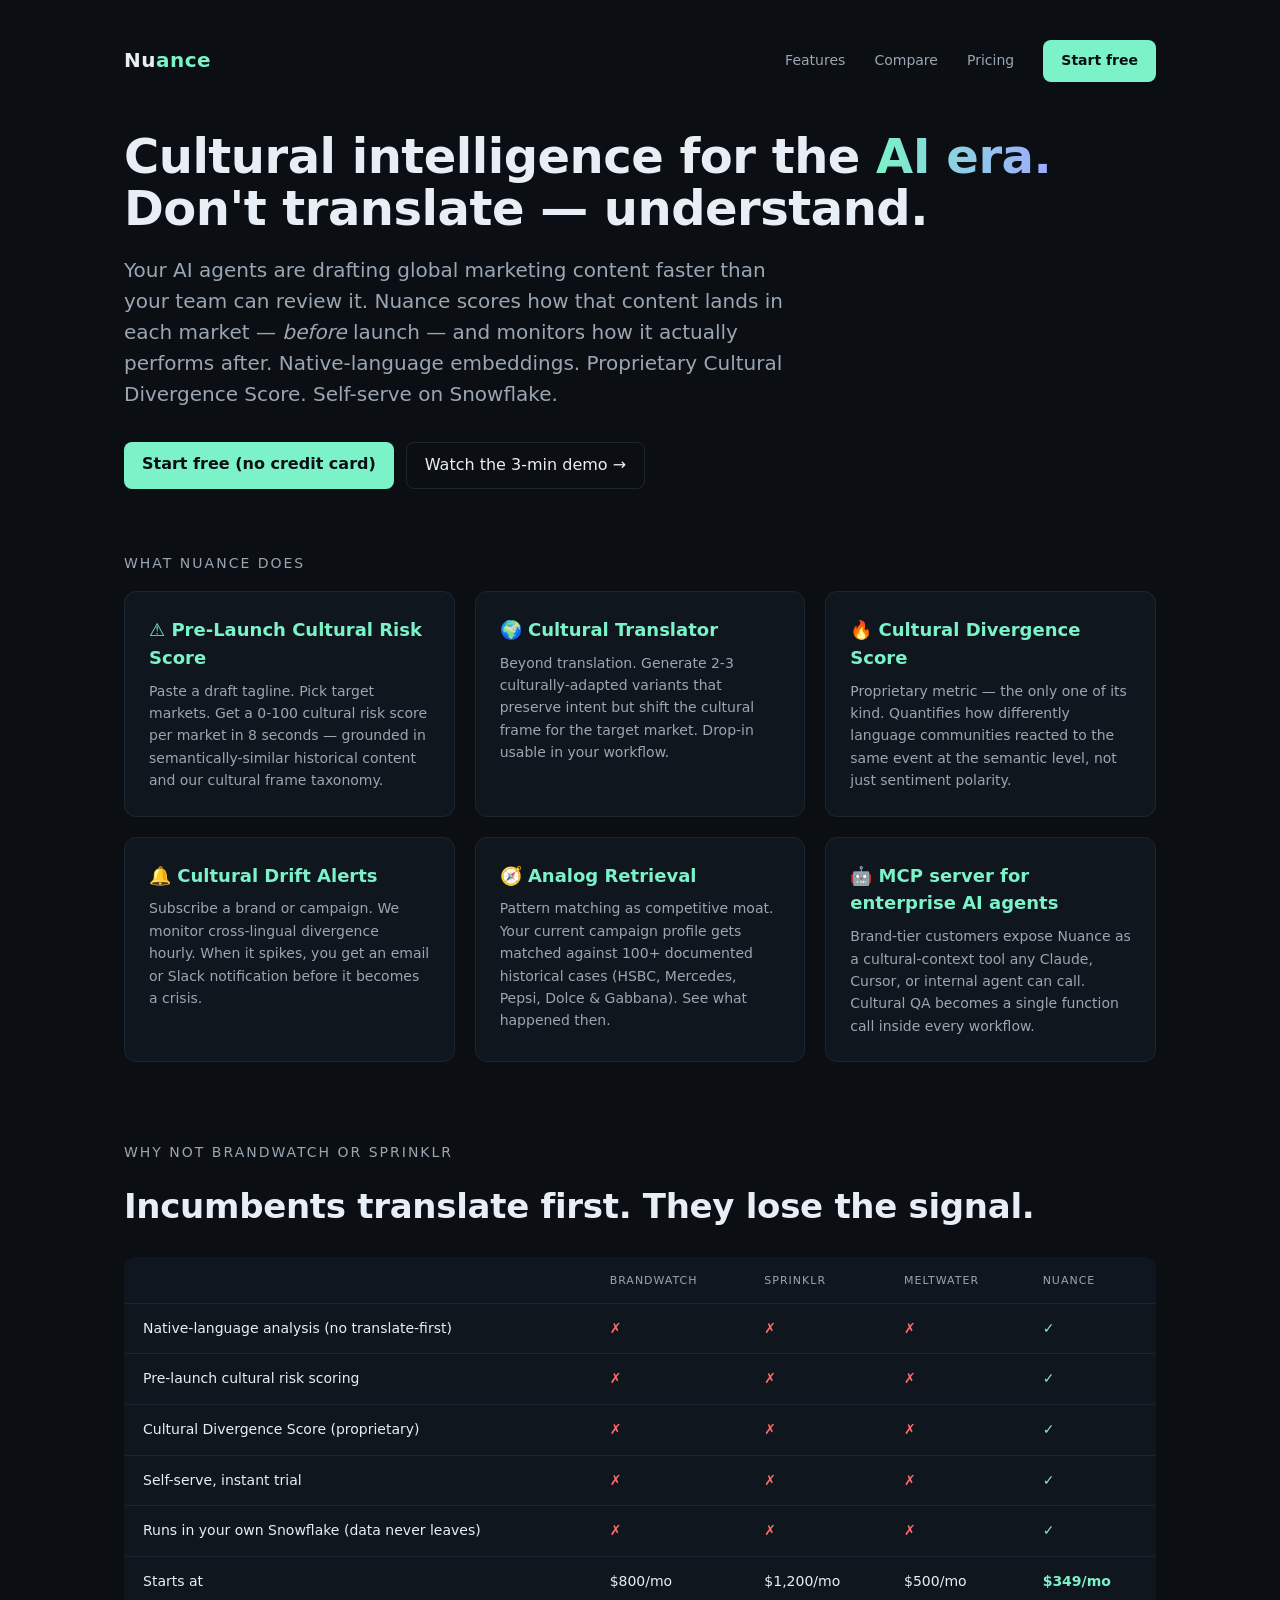
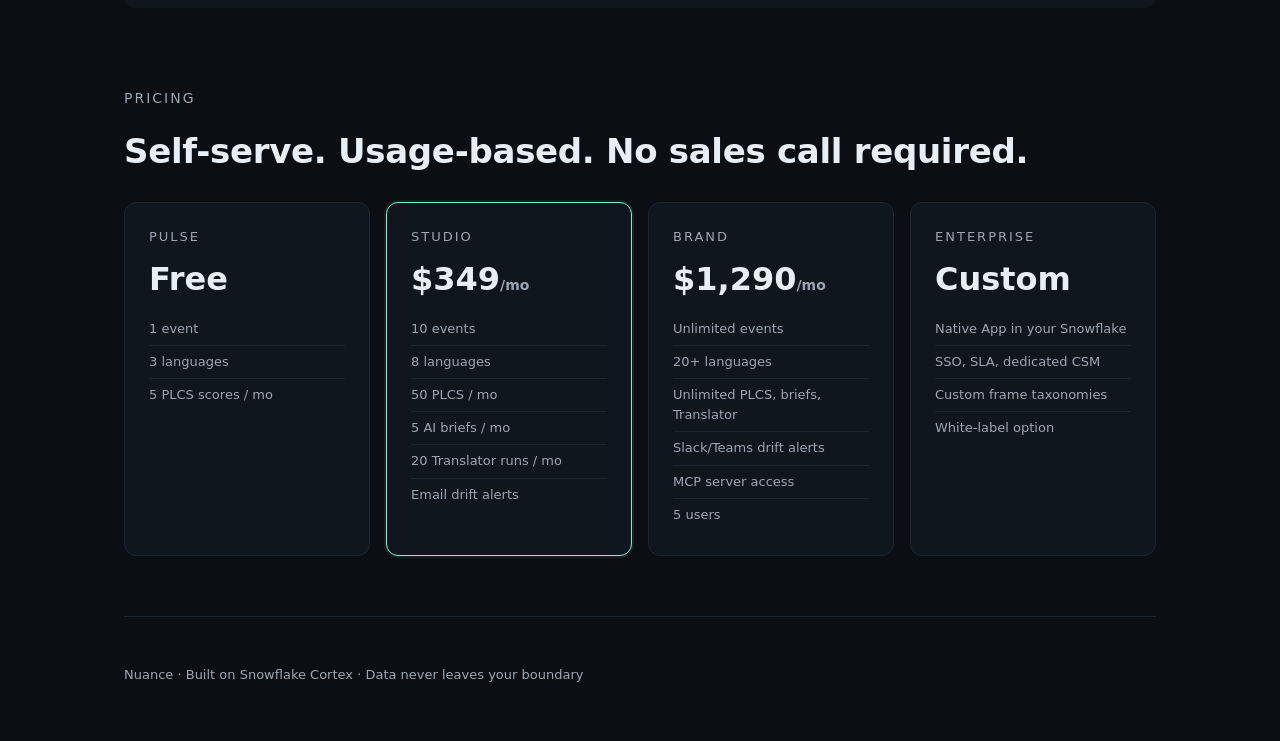
<file: go_to_market/landing_page.html>
<!DOCTYPE html>
<html lang="en">
<head>
<meta charset="utf-8">
<meta name="viewport" content="width=device-width,initial-scale=1">
<title>Nuance — Cultural intelligence for the AI era</title>
<style>
  :root{
    --bg:#0b0f14; --surface:#10161d; --ink:#e8eef6; --muted:#9aa6b3;
    --accent:#7cf2c8; --accent-2:#9faaff; --warn:#f7a072; --danger:#ff6b6b;
    --border:#1c2630;
  }
  *{box-sizing:border-box;margin:0;padding:0}
  body{
    font:16px/1.55 system-ui,-apple-system,"Segoe UI",sans-serif;
    background:var(--bg);color:var(--ink);
  }
  .wrap{max-width:1080px;margin:0 auto;padding:32px 24px}
  nav{display:flex;align-items:center;justify-content:space-between;padding:8px 0 48px}
  .logo{font-weight:700;font-size:20px;letter-spacing:.5px}
  .logo span{color:var(--accent)}
  nav a{color:var(--muted);text-decoration:none;margin-left:24px;font-size:14px}
  nav a:hover{color:var(--ink)}
  .cta{
    background:var(--accent);color:#0a0f14;padding:10px 18px;border-radius:8px;
    font-weight:600;text-decoration:none;display:inline-block;
  }
  .cta:hover{background:#9bf5d4}
  h1{font-size:48px;line-height:1.1;letter-spacing:-.5px;margin-bottom:20px}
  h1 .accent{
    background:linear-gradient(90deg,var(--accent),var(--accent-2));
    -webkit-background-clip:text;background-clip:text;color:transparent;
  }
  .sub{font-size:20px;color:var(--muted);margin-bottom:32px;max-width:680px}
  .hero-cta{display:flex;gap:12px;flex-wrap:wrap;margin-bottom:64px}
  .secondary{
    border:1px solid var(--border);color:var(--ink);padding:10px 18px;
    border-radius:8px;text-decoration:none;font-weight:500;
  }
  .secondary:hover{border-color:var(--ink)}
  .grid-3{display:grid;grid-template-columns:repeat(3,1fr);gap:20px;margin-bottom:80px}
  .card{
    background:var(--surface);border:1px solid var(--border);
    border-radius:12px;padding:24px;
  }
  .card h3{font-size:18px;margin-bottom:8px;color:var(--accent)}
  .card p{color:var(--muted);font-size:14px;line-height:1.6}
  .section-title{font-size:14px;text-transform:uppercase;letter-spacing:2px;
    color:var(--muted);margin-bottom:16px}
  h2{font-size:34px;margin-bottom:24px;letter-spacing:-.3px}
  .compare{
    width:100%;border-collapse:collapse;margin-bottom:80px;
    background:var(--surface);border:1px solid var(--border);border-radius:12px;
    overflow:hidden;
  }
  .compare th,.compare td{padding:14px 18px;text-align:left;border-bottom:1px solid var(--border);font-size:14px}
  .compare th{background:#0f1620;color:var(--muted);font-weight:500;text-transform:uppercase;letter-spacing:1px;font-size:11px}
  .compare tr:last-child td{border-bottom:0}
  .yes{color:var(--accent);font-weight:600}
  .no{color:var(--danger)}
  .price-grid{display:grid;grid-template-columns:repeat(4,1fr);gap:16px;margin-bottom:60px}
  .price-card{background:var(--surface);border:1px solid var(--border);border-radius:12px;padding:24px}
  .price-card.recommended{border-color:var(--accent);box-shadow:0 0 0 2px rgba(124,242,200,.08)}
  .price-tier{font-size:13px;color:var(--muted);text-transform:uppercase;letter-spacing:2px}
  .price-amt{font-size:32px;font-weight:700;margin:8px 0}
  .price-card ul{list-style:none;font-size:13px;color:var(--muted)}
  .price-card li{padding:6px 0;border-bottom:1px solid var(--border)}
  .price-card li:last-child{border-bottom:0}
  footer{padding:48px 0 24px;color:var(--muted);font-size:13px;border-top:1px solid var(--border);margin-top:60px}
  @media (max-width:760px){
    h1{font-size:34px}
    .grid-3,.price-grid{grid-template-columns:1fr}
  }
</style>
</head>
<body>
<div class="wrap">
  <nav>
    <div class="logo">Nu<span>ance</span></div>
    <div>
      <a href="#features">Features</a>
      <a href="#compare">Compare</a>
      <a href="#pricing">Pricing</a>
      <a href="#" class="cta">Start free</a>
    </div>
  </nav>

  <header>
    <h1>Cultural intelligence for the <span class="accent">AI era.</span><br>
        Don't translate — understand.</h1>
    <p class="sub">
      Your AI agents are drafting global marketing content faster than your team
      can review it. Nuance scores how that content lands in each market —
      <em>before</em> launch — and monitors how it actually performs after.
      Native-language embeddings. Proprietary Cultural Divergence Score.
      Self-serve on Snowflake.
    </p>
    <div class="hero-cta">
      <a href="#" class="cta">Start free (no credit card)</a>
      <a href="#" class="secondary">Watch the 3-min demo →</a>
    </div>
  </header>

  <p class="section-title">What Nuance does</p>

  <section id="features" class="grid-3">
    <div class="card">
      <h3>⚠️ Pre-Launch Cultural Risk Score</h3>
      <p>Paste a draft tagline. Pick target markets. Get a 0-100 cultural risk
        score per market in 8 seconds — grounded in semantically-similar
        historical content and our cultural frame taxonomy.</p>
    </div>
    <div class="card">
      <h3>🌍 Cultural Translator</h3>
      <p>Beyond translation. Generate 2-3 culturally-adapted variants that
        preserve intent but shift the cultural frame for the target market.
        Drop-in usable in your workflow.</p>
    </div>
    <div class="card">
      <h3>🔥 Cultural Divergence Score</h3>
      <p>Proprietary metric — the only one of its kind. Quantifies how
        differently language communities reacted to the same event at the
        semantic level, not just sentiment polarity.</p>
    </div>
    <div class="card">
      <h3>🔔 Cultural Drift Alerts</h3>
      <p>Subscribe a brand or campaign. We monitor cross-lingual divergence
        hourly. When it spikes, you get an email or Slack notification before
        it becomes a crisis.</p>
    </div>
    <div class="card">
      <h3>🧭 Analog Retrieval</h3>
      <p>Pattern matching as competitive moat. Your current campaign profile
        gets matched against 100+ documented historical cases (HSBC, Mercedes,
        Pepsi, Dolce&nbsp;&amp;&nbsp;Gabbana). See what happened then.</p>
    </div>
    <div class="card">
      <h3>🤖 MCP server for enterprise AI agents</h3>
      <p>Brand-tier customers expose Nuance as a cultural-context tool any
        Claude, Cursor, or internal agent can call. Cultural QA becomes a
        single function call inside every workflow.</p>
    </div>
  </section>

  <p class="section-title">Why not Brandwatch or Sprinklr</p>

  <h2 id="compare">Incumbents translate first. They lose the signal.</h2>
  <table class="compare">
    <tr>
      <th></th>
      <th>Brandwatch</th>
      <th>Sprinklr</th>
      <th>Meltwater</th>
      <th>Nuance</th>
    </tr>
    <tr><td>Native-language analysis (no translate-first)</td>
        <td class="no">✗</td><td class="no">✗</td><td class="no">✗</td><td class="yes">✓</td></tr>
    <tr><td>Pre-launch cultural risk scoring</td>
        <td class="no">✗</td><td class="no">✗</td><td class="no">✗</td><td class="yes">✓</td></tr>
    <tr><td>Cultural Divergence Score (proprietary)</td>
        <td class="no">✗</td><td class="no">✗</td><td class="no">✗</td><td class="yes">✓</td></tr>
    <tr><td>Self-serve, instant trial</td>
        <td class="no">✗</td><td class="no">✗</td><td class="no">✗</td><td class="yes">✓</td></tr>
    <tr><td>Runs in your own Snowflake (data never leaves)</td>
        <td class="no">✗</td><td class="no">✗</td><td class="no">✗</td><td class="yes">✓</td></tr>
    <tr><td>Starts at</td>
        <td>$800/mo</td><td>$1,200/mo</td><td>$500/mo</td><td class="yes">$349/mo</td></tr>
  </table>

  <p class="section-title">Pricing</p>
  <h2 id="pricing">Self-serve. Usage-based. No sales call required.</h2>
  <div class="price-grid">
    <div class="price-card">
      <div class="price-tier">Pulse</div>
      <div class="price-amt">Free</div>
      <ul>
        <li>1 event</li>
        <li>3 languages</li>
        <li>5 PLCS scores / mo</li>
      </ul>
    </div>
    <div class="price-card recommended">
      <div class="price-tier">Studio</div>
      <div class="price-amt">$349<span style="font-size:14px;color:var(--muted)">/mo</span></div>
      <ul>
        <li>10 events</li>
        <li>8 languages</li>
        <li>50 PLCS / mo</li>
        <li>5 AI briefs / mo</li>
        <li>20 Translator runs / mo</li>
        <li>Email drift alerts</li>
      </ul>
    </div>
    <div class="price-card">
      <div class="price-tier">Brand</div>
      <div class="price-amt">$1,290<span style="font-size:14px;color:var(--muted)">/mo</span></div>
      <ul>
        <li>Unlimited events</li>
        <li>20+ languages</li>
        <li>Unlimited PLCS, briefs, Translator</li>
        <li>Slack/Teams drift alerts</li>
        <li>MCP server access</li>
        <li>5 users</li>
      </ul>
    </div>
    <div class="price-card">
      <div class="price-tier">Enterprise</div>
      <div class="price-amt">Custom</div>
      <ul>
        <li>Native App in your Snowflake</li>
        <li>SSO, SLA, dedicated CSM</li>
        <li>Custom frame taxonomies</li>
        <li>White-label option</li>
      </ul>
    </div>
  </div>

  <footer>
    Nuance · Built on Snowflake Cortex · Data never leaves your boundary
  </footer>
</div>
</body>
</html>
</file>
